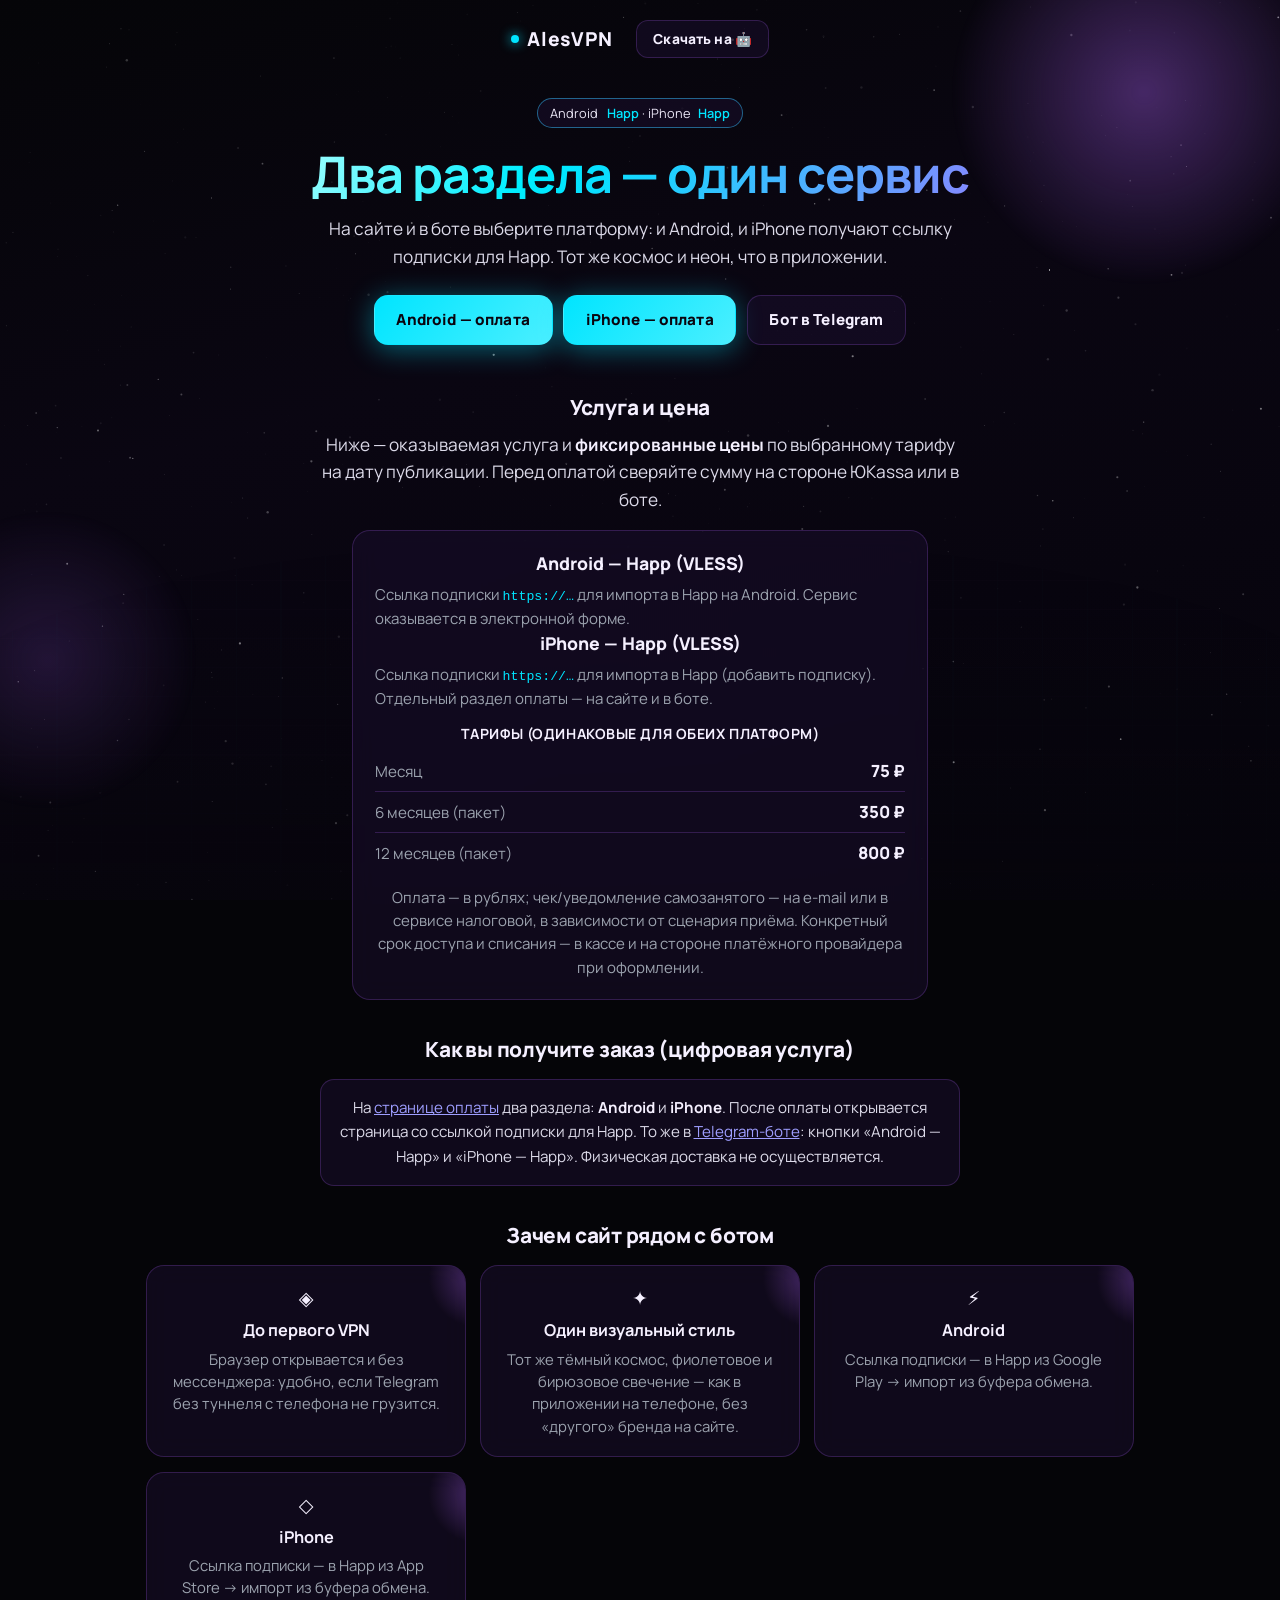
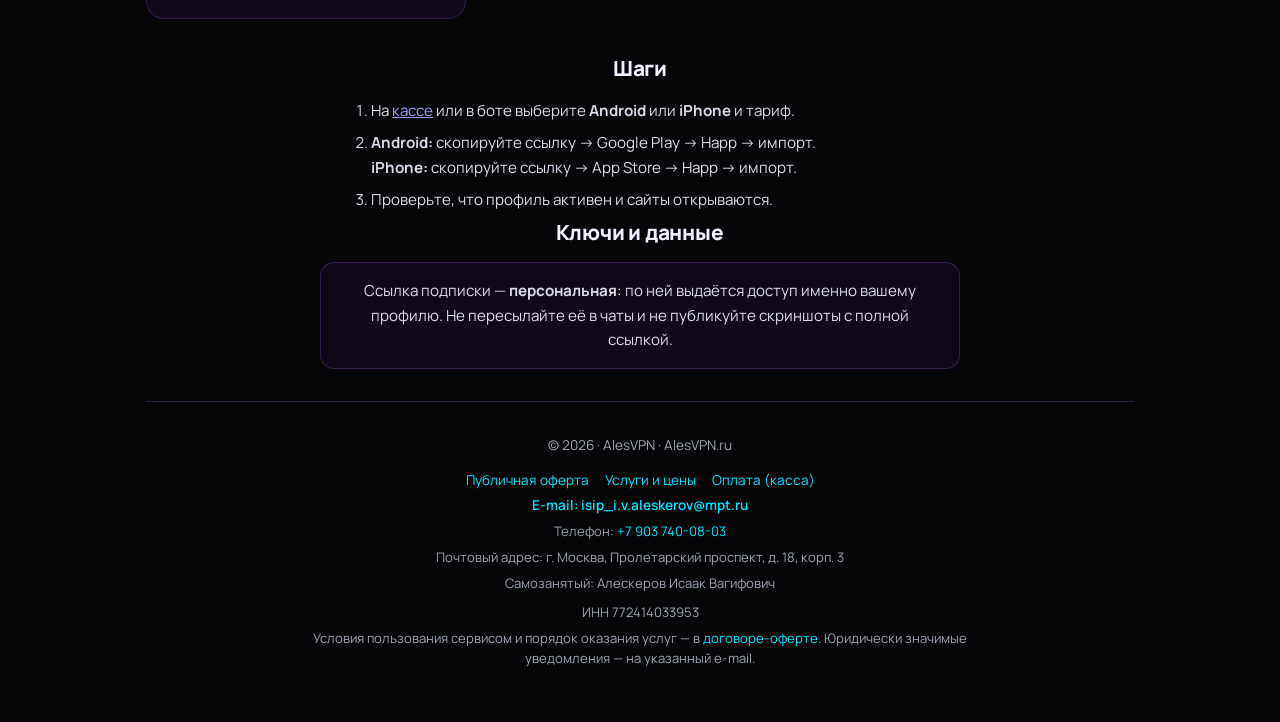
<file: web/index.html>
<!DOCTYPE html>
<html lang="ru">
  <head>
    <meta charset="utf-8" />
    <meta name="viewport" content="width=device-width, initial-scale=1" />
    <meta name="color-scheme" content="dark" />
    <meta name="theme-color" content="#050508" />
    <meta
      name="description"
      content="AlesVPN — доступ для Android и iPhone через Happ. Оформление на сайте или в Telegram-боте."
    />
    <meta property="og:title" content="AlesVPN" />
    <meta
      property="og:description"
      content="Android и iPhone — подписка Happ. Неон, тёмный космос."
    />
    <meta property="og:type" content="website" />
    <meta property="og:locale" content="ru_RU" />
    <title>AlesVPN — доступ</title>
    <link rel="icon" href="assets/favicon.svg" type="image/svg+xml" />
    <link rel="preconnect" href="https://fonts.googleapis.com" />
    <link rel="preconnect" href="https://fonts.gstatic.com" crossorigin />
    <link
      href="https://fonts.googleapis.com/css2?family=Manrope:wght@500;600;700;800&display=swap"
      rel="stylesheet"
    />
    <link rel="stylesheet" href="assets/style.css?v=20260918c" />
  </head>
  <body>
    <a class="skip-link" href="#content">К содержанию</a>
    <div id="bg" aria-hidden="true">
      <div class="stars-css"></div>
      <div class="stars-css-dense" aria-hidden="true"></div>
      <div class="stars-tile" aria-hidden="true"></div>
      <div class="stars-tile stars-tile-b" aria-hidden="true"></div>
      <canvas id="star-canvas" aria-hidden="true"></canvas>
      <div class="comets" aria-hidden="true">
        <span
          class="comet"
          style="--comet-dur: 13s; --comet-delay: 0s; --comet-rot: atan2(70vh, 85vw); --comet-sx: 5vw; --comet-sy: 8vh; --comet-ex: 90vw; --comet-ey: 78vh; --comet-scale: 0.9"
        ></span>
        <span
          class="comet"
          style="--comet-dur: 17s; --comet-delay: 3.2s; --comet-rot: atan2(48vh, 75vw); --comet-sx: 20vw; --comet-sy: 2vh; --comet-ex: 95vw; --comet-ey: 50vh; --comet-scale: 0.75"
        ></span>
        <span
          class="comet"
          style="--comet-dur: 11s; --comet-delay: 6.5s; --comet-rot: atan2(55vh, 82vw); --comet-sx: -2vw; --comet-sy: 35vh; --comet-ex: 80vw; --comet-ey: 90vh; --comet-scale: 0.65"
        ></span>
        <span
          class="comet"
          style="--comet-dur: 20s; --comet-delay: 1.8s; --comet-rot: atan2(86vh, 69vw); --comet-sx: 3vw; --comet-sy: 2vh; --comet-ex: 72vw; --comet-ey: 88vh; --comet-scale: 0.7"
        ></span>
        <span
          class="comet"
          style="--comet-dur: 15s; --comet-delay: 8.2s; --comet-rot: atan2(38vh, 52vw); --comet-sx: 48vw; --comet-sy: 0vh; --comet-ex: 100vw; --comet-ey: 38vh; --comet-scale: 0.55"
        ></span>
      </div>
      <div class="glow-tr"></div>
      <div class="glow-bl"></div>
      <div class="earth"></div>
    </div>

    <div class="wrap wrap-center" id="content">
      <header>
        <a class="logo" href="#" aria-label="AlesVPN — наверх">
          <span aria-hidden="true"></span>
          AlesVPN
        </a>
        <a
          class="header-download btn btn-ghost"
          id="link-apk"
          href="assets/alesvpn.apk"
          download="AlesVPN.apk"
          >Скачать на 🤖</a
        >
      </header>

      <div class="hero">
      <p class="pill">Android <b>Happ</b> · iPhone <b>Happ</b></p>
      <h1>Два раздела — один сервис</h1>
      <p class="sub">
        На сайте и в боте выберите платформу: и Android, и iPhone получают
        ссылку подписки для Happ. Тот же космос и неон, что в приложении.
      </p>

      <p class="dns-hint" id="dns-hint" hidden>
        Если открываешь по <strong>IP</strong> — так и задумано, пока домен
        <strong>alesvpn.ru</strong> полностью не появится в глобальном DNS
        (обычно до суток после регистрации).
      </p>

      <div class="cta">
        <a class="btn btn-main" href="/pay/#android">Android — оплата</a>
        <a class="btn btn-main" href="/pay/#ios">iPhone — оплата</a>
        <a
          class="btn btn-ghost"
          id="link-tg"
          href="https://t.me/AlesVPN_bot"
          target="_blank"
          rel="noopener noreferrer"
          >Бот в Telegram</a
        >
      </div>
      </div>

      <h2 id="услуги">Услуга и цена</h2>
      <p class="sub sub-tight">
        Ниже — оказываемая услуга и <strong>фиксированные цены</strong> по
        выбранному тарифу на дату публикации. Перед оплатой сверяйте сумму на
        стороне ЮKassa или в боте.
      </p>
      <div class="product-offer">
        <h3>Android — Happ (VLESS)</h3>
        <p>
          Ссылка подписки <code>https://…</code> для импорта в Happ на Android.
          Сервис оказывается в электронной форме.
        </p>
        <h3>iPhone — Happ (VLESS)</h3>
        <p>
          Ссылка подписки <code>https://…</code> для импорта в Happ (добавить
          подписку). Отдельный раздел оплаты — на сайте и в боте.
        </p>
        <p class="price-tiers-title">Тарифы (одинаковые для обеих платформ)</p>
        <ul class="price-tiers">
          <li>
            <span>Месяц</span> <strong>75 ₽</strong>
          </li>
          <li><span>6 месяцев (пакет)</span> <strong>350 ₽</strong></li>
          <li><span>12 месяцев (пакет)</span> <strong>800 ₽</strong></li>
        </ul>
        <p>
          Оплата — в рублях; чек/уведомление самозанятого — на e-mail или в
          сервисе налоговой, в зависимости от сценария приёма. Конкретный срок
          доступа и списания — в кассе и на стороне платёжного провайдера при
          оформлении.
        </p>
      </div>

      <h2 id="получение">Как вы получите заказ (цифровая услуга)</h2>
      <div class="delivery-block" id="доставка">
        На <a href="/pay/">странице оплаты</a> два раздела:
        <strong>Android</strong> и <strong>iPhone</strong>. После оплаты
        открывается страница со ссылкой подписки для Happ. То же в
        <a href="https://t.me/AlesVPN_bot">Telegram-боте</a>: кнопки
        «Android — Happ» и «iPhone — Happ». Физическая доставка не
        осуществляется.
      </div>

      <h2 id="зачем">Зачем сайт рядом с ботом</h2>
      <div class="grid">
        <div class="card">
          <div class="ic" aria-hidden="true">◈</div>
          <h3>До первого VPN</h3>
          <p>
            Браузер открывается и без мессенджера: удобно, если Telegram без
            туннеля с телефона не грузится.
          </p>
        </div>
        <div class="card">
          <div class="ic" aria-hidden="true">✦</div>
          <h3>Один визуальный стиль</h3>
          <p>
            Тот же тёмный космос, фиолетовое и бирюзовое свечение — как в
            приложении на телефоне, без «другого» бренда на сайте.
          </p>
        </div>
        <div class="card">
          <div class="ic" aria-hidden="true">⚡</div>
          <h3>Android</h3>
          <p>
            Ссылка подписки — в Happ из Google Play → импорт из буфера обмена.
          </p>
        </div>
        <div class="card">
          <div class="ic" aria-hidden="true">◇</div>
          <h3>iPhone</h3>
          <p>
            Ссылка подписки — в Happ из App Store → импорт из буфера обмена.
          </p>
        </div>
      </div>

      <h2 id="шаги">Шаги</h2>
      <ol class="steps">
        <li>
          На <a href="/pay/">кассе</a> или в боте выберите
          <strong>Android</strong> или <strong>iPhone</strong> и тариф.
        </li>
        <li>
          <strong>Android:</strong> скопируйте ссылку → Google Play → Happ →
          импорт.<br />
          <strong>iPhone:</strong> скопируйте ссылку → App Store → Happ → импорт.
        </li>
        <li>Проверьте, что профиль активен и сайты открываются.</li>
      </ol>

      <h2 id="безопасность">Ключи и данные</h2>
      <p class="security">
        Ссылка подписки — <strong>персональная</strong>: по ней выдаётся доступ
        именно вашему профилю. Не пересылайте её в чаты и не публикуйте скриншоты
        с полной ссылкой.
      </p>

      <footer>
        <p id="y">AlesVPN · AlesVPN.ru</p>
        <p class="foot-links">
          <a href="oferta.html">Публичная оферта</a>
          <a href="#услуги">Услуги и цены</a>
          <a href="/pay/">Оплата (касса)</a>
        </p>
        <p class="footer-email">E-mail: isip_i.v.aleskerov@mpt.ru</p>
        <p class="foot-req">Телефон: <a href="tel:+79037400803">+7 903 740-08-03</a></p>
        <p class="foot-req">Почтовый адрес: г. Москва, Пролетарский проспект, д. 18, корп. 3</p>
        <p class="foot-req">Самозанятый: Алескеров Исаак Вагифович</p>
        <p class="footer-inn">ИНН 772414033953</p>
        <p class="foot-legal">Условия пользования сервисом и порядок оказания услуг — в
          <a href="oferta.html">договоре-оферте</a>. Юридически значимые уведомления
          — на указанный e-mail.</p>
      </footer>
    </div>

    <div
      id="config"
      data-pay="/pay/"
      data-tg="https://t.me/AlesVPN_bot"
      data-apk="assets/alesvpn.apk"
      hidden
    ></div>
    <script>
      (function () {
        var n = document.getElementById("config");
        if (n) {
          var t = n.getAttribute("data-tg");
          var k = n.getAttribute("data-apk");
          if (t) {
            var b = document.getElementById("link-tg");
            if (b) b.href = t;
          }
          if (k) {
            var d = document.getElementById("link-apk");
            if (d) {
              d.href = k;
            }
          }
        }
        var y = document.getElementById("y");
        if (y) {
          y.textContent =
            "© " + new Date().getFullYear() + " · AlesVPN · AlesVPN.ru";
        }
        var h = document.getElementById("dns-hint");
        if (h && /^\d{1,3}(\.\d{1,3}){3}$/.test(location.hostname)) {
          h.hidden = false;
        }
      })();
    </script>
    <script src="assets/stars.js" defer></script>
  </body>
</html>
</file>
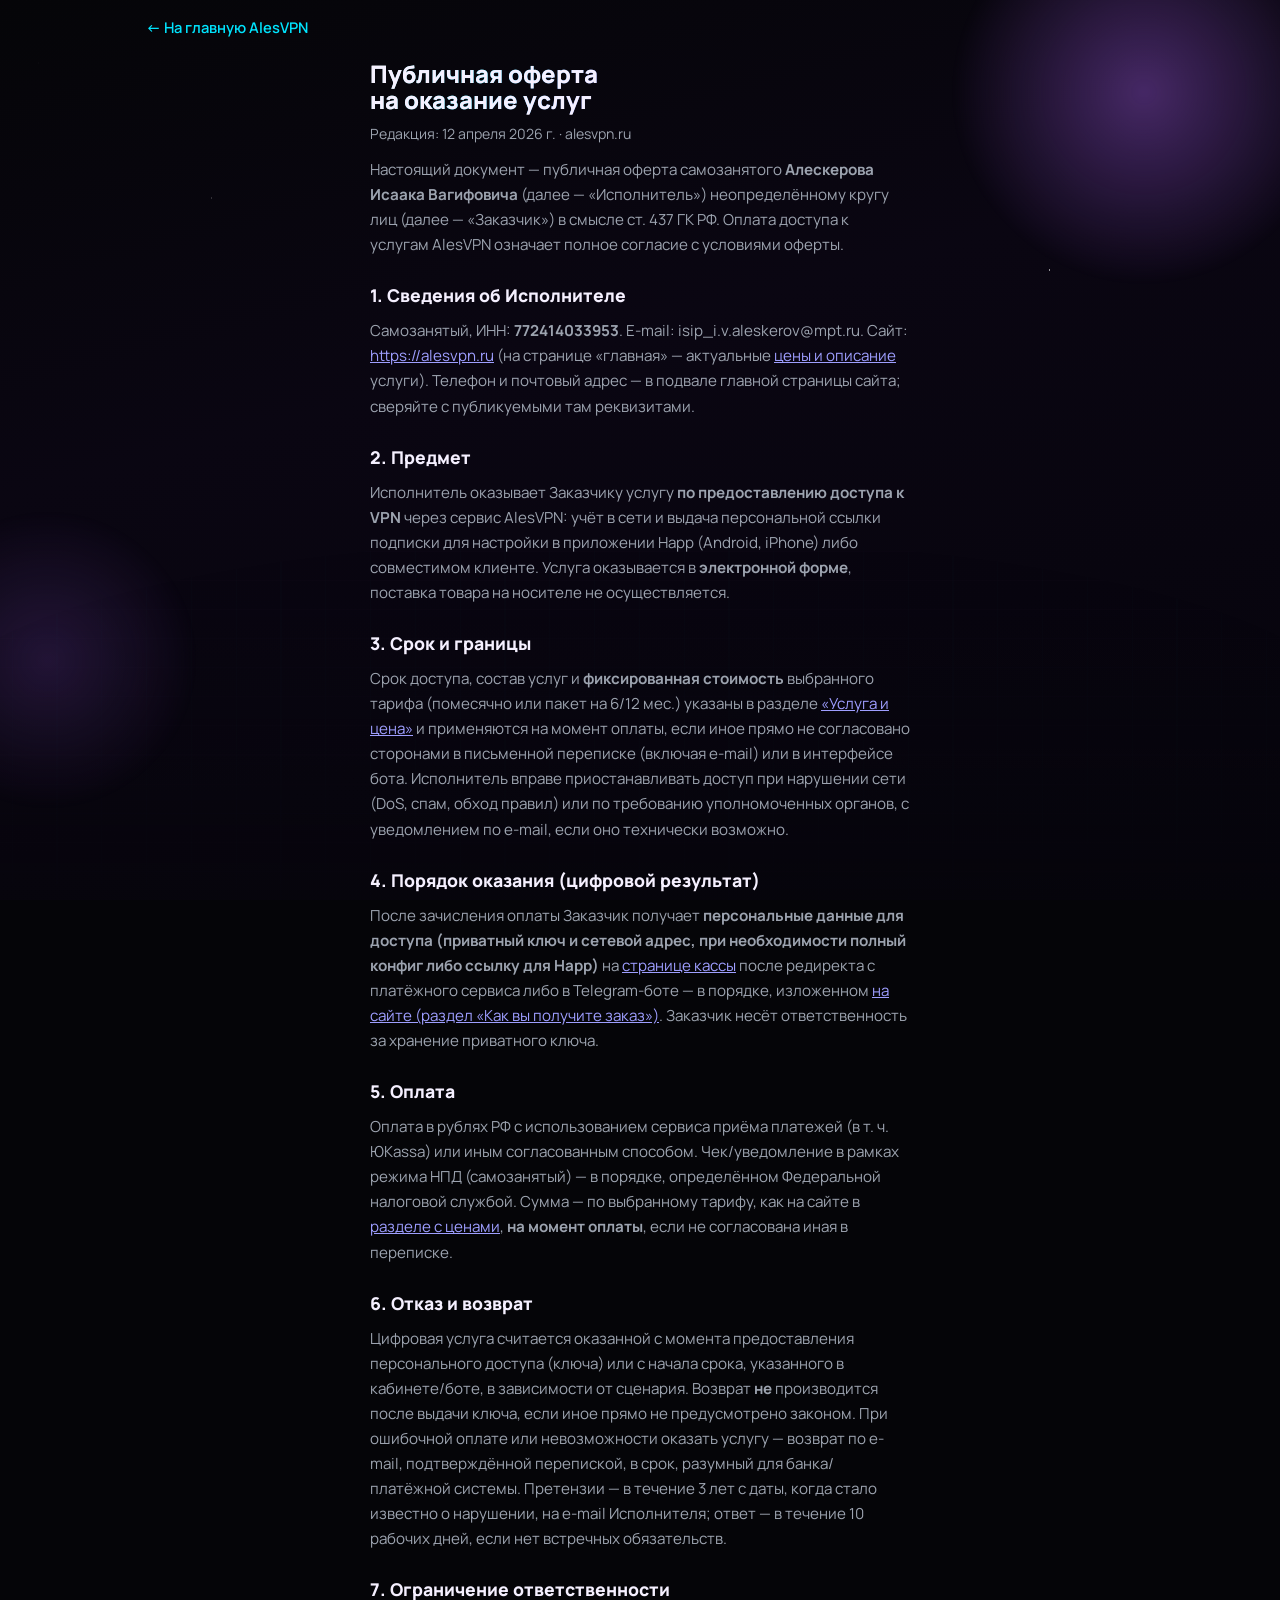
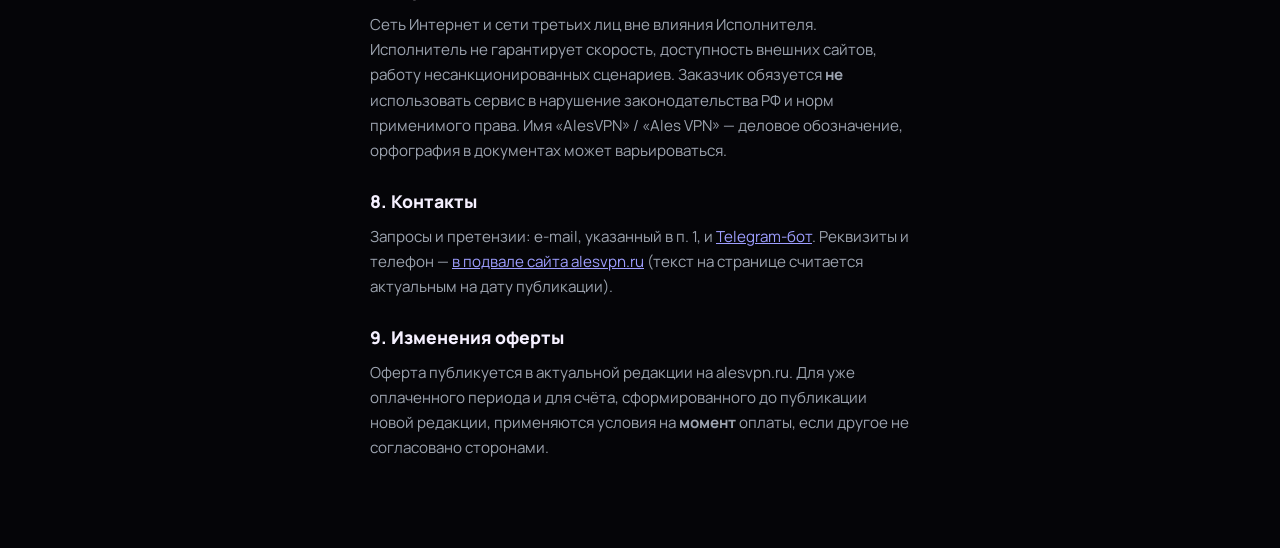
<file: web/oferta.html>
<!DOCTYPE html>
<html lang="ru">
  <head>
    <meta charset="utf-8" />
    <meta name="viewport" content="width=device-width, initial-scale=1" />
    <meta name="color-scheme" content="dark" />
    <meta name="theme-color" content="#050508" />
    <meta
      name="description"
      content="Публичная оферта на оказание услуг AlesVPN (самозанятый)."
    />
    <title>Публичная оферта — AlesVPN</title>
    <link rel="icon" href="assets/favicon.svg" type="image/svg+xml" />
    <link rel="preconnect" href="https://fonts.googleapis.com" />
    <link rel="preconnect" href="https://fonts.gstatic.com" crossorigin />
    <link
      href="https://fonts.googleapis.com/css2?family=Manrope:wght@500;600;700;800&display=swap"
      rel="stylesheet"
    />
    <link rel="stylesheet" href="assets/style.css" />
  </head>
  <body>
    <a class="skip-link" href="#oferta">К тексту оферты</a>
    <div id="bg" aria-hidden="true">
      <div class="stars-css"></div>
      <div class="stars-css-dense" aria-hidden="true"></div>
      <div class="glow-tr"></div>
      <div class="glow-bl"></div>
      <div class="earth"></div>
    </div>

    <div class="wrap" id="oferta">
      <a class="oferta-back" href="index.html">← На главную AlesVPN</a>
      <article class="oferta-article" id="oferta-text">
        <h1>Публичная оферта на оказание услуг</h1>
        <p class="oferta-meta">Редакция: 12 апреля 2026 г. · alesvpn.ru</p>
        <p>
          Настоящий документ — публичная оферта самозанятого <strong>Алескерова
          Исаака Вагифовича</strong> (далее — «Исполнитель») неопределённому кругу лиц
          (далее — «Заказчик») в смысле ст.&nbsp;437 ГК РФ. Оплата доступа
          к услугам AlesVPN означает полное согласие с условиями оферты.
        </p>
        <h2>1. Сведения об Исполнителе</h2>
        <p>
          Самозанятый, ИНН: <strong>772414033953</strong>. E-mail:
          isip_i.v.aleskerov@mpt.ru. Сайт: <a href="https://alesvpn.ru">https://alesvpn.ru</a>
          (на странице «главная» — актуальные <a href="index.html#услуги">цены
          и описание</a> услуги). Телефон и почтовый адрес — в подвале главной
          страницы сайта; сверяйте с публикуемыми там реквизитами.
        </p>
        <h2>2. Предмет</h2>
        <p>
          Исполнитель оказывает Заказчику услугу
          <strong>по предоставлению доступа к VPN</strong>
          через сервис AlesVPN: учёт в сети и выдача персональной ссылки
          подписки для настройки в приложении Happ (Android, iPhone) либо
          совместимом клиенте. Услуга
          оказывается в <strong>электронной форме</strong>, поставка товара на
          носителе не осуществляется.
        </p>
        <h2>3. Срок и границы</h2>
        <p>
          Срок доступа, состав услуг и <strong>фиксированная стоимость
          </strong>выбранного тарифа (помесячно или пакет на 6/12 мес.) указаны
          в разделе
          <a href="index.html#услуги">«Услуга и цена»</a> и применяются на
          момент оплаты, если
          иное прямо не согласовано сторонами в письменной переписке
          (включая e-mail) или в интерфейсе бота. Исполнитель вправе приостанавливать
          доступ при нарушении сети (DoS, спам, обход правил) или по
          требованию уполномоченных органов, с уведомлением по e-mail, если
          оно технически возможно.
        </p>
        <h2>4. Порядок оказания (цифровой результат)</h2>
        <p>
          После зачисления оплаты Заказчик получает <strong>персональные
          данные для доступа (приватный ключ и сетевой адрес, при необходимости
          полный конфиг либо ссылку для Happ)</strong> на <a href="https://alesvpn.ru/pay/">странице
          кассы</a> после редиректа с платёжного сервиса либо в Telegram-боте —
          в порядке, изложенном
          <a href="index.html#получение">на сайте (раздел «Как вы получите заказ»)</a>. Заказчик
          несёт ответственность за хранение приватного ключа.
        </p>
        <h2>5. Оплата</h2>
        <p>
          Оплата в рублях РФ с использованием сервиса приёма платежей
          (в т.&nbsp;ч. ЮKassa) или иным согласованным способом. Чек/уведомление
          в рамках режима НПД (самозанятый) — в порядке, определённом
          Федеральной налоговой службой. Сумма — по выбранному тарифу, как на
          сайте в
          <a href="index.html#услуги">разделе с ценами</a>, <strong>на
          момент оплаты</strong>, если не
          согласована иная в переписке.
        </p>
        <h2>6. Отказ и возврат</h2>
        <p>
          Цифровая услуга считается оказанной с момента предоставления
          персонального доступа (ключа) или с начала срока, указанного в
          кабинете/боте, в зависимости от сценария. Возврат
          <strong>не</strong> производится после выдачи ключа, если
          иное прямо не предусмотрено законом. При ошибочной оплате или
          невозможности оказать услугу — возврат по
          e-mail, подтверждённой перепиской, в срок, разумный для
          банка/платёжной системы. Претензии — в течение 3 лет с
          даты, когда стало известно о нарушении, на e-mail Исполнителя;
          ответ — в течение 10 рабочих дней, если нет встречных обязательств.
        </p>
        <h2>7. Ограничение ответственности</h2>
        <p>
          Сеть Интернет и сети третьих лиц вне влияния Исполнителя. Исполнитель
          не гарантирует скорость, доступность внешних сайтов, работу
          несанкционированных сценариев. Заказчик обязуется <strong>не
          </strong>использовать сервис в нарушение законодательства РФ и
          норм применимого права. Имя «AlesVPN» / «Ales VPN» — деловое
          обозначение, орфография в документах может варьироваться.
        </p>
        <h2>8. Контакты</h2>
        <p>
          Запросы и претензии: e-mail, указанный в п.&nbsp;1, и
          <a href="https://t.me/AlesVPN_bot">Telegram-бот</a>. Реквизиты и
          телефон — <a href="index.html#content">в подвале сайта alesvpn.ru</a>
          (текст на странице считается актуальным на дату публикации).
        </p>
        <h2>9. Изменения оферты</h2>
        <p>
          Оферта публикуется в актуальной редакции на
          alesvpn.ru. Для уже оплаченного периода и для счёта, сформированного
          до публикации новой редакции, применяются условия на
          <strong>момент</strong> оплаты, если другое не
          согласовано сторонами.
        </p>
      </article>
    </div>
    <script src="assets/stars.js" defer></script>
  </body>
</html>
</file>
<file: web/assets/style.css>
/* AlesVPN — согласовано с Android theme (Color.kt, NeonBackground) */
:root {
  --bg-0: #050508;
  --bg-1: #0a0612;
  --purple: #b366ff;
  --purple-dim: #6b3fa0;
  --cyan: #00e5ff;
  --text: #f5f0ff;
  --muted: #9ca3af;
  --glass: rgba(27, 15, 46, 0.5);
  --line: rgba(179, 102, 255, 0.22);
  --font: "Manrope", system-ui, sans-serif;
}

* {
  box-sizing: border-box;
}
::selection {
  background: color-mix(in srgb, var(--purple) 45%, transparent);
  color: var(--text);
}
html {
  scroll-behavior: smooth;
}
body {
  margin: 0;
  min-height: 100vh;
  color: var(--text);
  font-family: var(--font);
  background: var(--bg-0);
  -webkit-font-smoothing: antialiased;
  -moz-osx-font-smoothing: grayscale;
  text-rendering: optimizeLegibility;
}
.skip-link {
  position: absolute;
  left: -9999px;
  z-index: 100;
  padding: 0.5rem 1rem;
  background: var(--cyan);
  color: #0a040e;
  font-weight: 700;
  border-radius: 8px;
}
.skip-link:focus {
  left: 0.75rem;
  top: 0.75rem;
}

#bg {
  position: fixed;
  inset: 0;
  z-index: 0;
  isolation: isolate;
  background: linear-gradient(165deg, var(--bg-0), var(--bg-1) 40%, #06040c);
  pointer-events: none;
}

.stars-css {
  position: absolute;
  inset: 0;
  background-image: radial-gradient(1.2px 1.2px at 15% 20%, #fff3 0 50%, transparent 52%),
    radial-gradient(1px 1px at 55% 65%, rgba(0, 229, 255, 0.2) 0 50%, transparent 52%),
    radial-gradient(1.4px 1.4px at 82% 30%, #fffa 0 50%, transparent 52%),
    radial-gradient(0.8px 0.8px at 40% 80%, #fff2 0 50%, transparent 52%),
    radial-gradient(1.1px 1.1px at 6% 45%, #fff2 0 50%, transparent 52%),
    radial-gradient(0.9px 0.9px at 33% 12%, rgba(255, 255, 255, 0.2) 0 50%, transparent 52%),
    radial-gradient(1px 1px at 91% 72%, #fff1 0 50%, transparent 52%),
    radial-gradient(0.7px 0.7px at 48% 91%, rgba(0, 229, 255, 0.12) 0 50%, transparent 52%);
  background-size: 110% 110%, 100% 100%, 100% 100%, 100% 100%, 100% 100%, 100% 100%,
    100% 100%, 100% 100%;
  animation: shift 100s ease-in-out infinite;
  opacity: 0.86;
}

/* Статичный плотный слой — мелкие точки по всему экрану */
.stars-css-dense {
  position: absolute;
  inset: 0;
  opacity: 0.68;
  background-image: radial-gradient(0.55px 0.55px at 3% 7%, rgba(255, 255, 255, 0.4), transparent),
    radial-gradient(0.5px 0.5px at 11% 19%, rgba(255, 255, 255, 0.32), transparent),
    radial-gradient(0.45px 0.45px at 19% 4%, rgba(0, 229, 255, 0.2), transparent),
    radial-gradient(0.5px 0.5px at 27% 14%, rgba(255, 255, 255, 0.28), transparent),
    radial-gradient(0.55px 0.55px at 35% 28%, rgba(255, 255, 255, 0.35), transparent),
    radial-gradient(0.4px 0.4px at 44% 9%, rgba(255, 255, 255, 0.25), transparent),
    radial-gradient(0.5px 0.5px at 52% 21%, rgba(179, 102, 255, 0.18), transparent),
    radial-gradient(0.45px 0.45px at 60% 6%, rgba(255, 255, 255, 0.3), transparent),
    radial-gradient(0.5px 0.5px at 68% 18%, rgba(255, 255, 255, 0.26), transparent),
    radial-gradient(0.45px 0.45px at 76% 3%, rgba(0, 229, 255, 0.15), transparent),
    radial-gradient(0.5px 0.5px at 84% 15%, rgba(255, 255, 255, 0.33), transparent),
    radial-gradient(0.4px 0.4px at 92% 27%, rgba(255, 255, 255, 0.22), transparent),
    radial-gradient(0.5px 0.5px at 8% 35%, rgba(255, 255, 255, 0.3), transparent),
    radial-gradient(0.45px 0.45px at 16% 48%, rgba(255, 255, 255, 0.25), transparent),
    radial-gradient(0.5px 0.5px at 24% 40%, rgba(0, 229, 255, 0.14), transparent),
    radial-gradient(0.45px 0.45px at 32% 55%, rgba(255, 255, 255, 0.35), transparent),
    radial-gradient(0.5px 0.5px at 40% 45%, rgba(255, 255, 255, 0.28), transparent),
    radial-gradient(0.4px 0.4px at 48% 62%, rgba(179, 102, 255, 0.12), transparent),
    radial-gradient(0.5px 0.5px at 56% 50%, rgba(255, 255, 255, 0.32), transparent),
    radial-gradient(0.45px 0.45px at 64% 38%, rgba(255, 255, 255, 0.2), transparent),
    radial-gradient(0.5px 0.5px at 72% 57%, rgba(255, 255, 255, 0.27), transparent),
    radial-gradient(0.4px 0.4px at 80% 44%, rgba(0, 229, 255, 0.12), transparent),
    radial-gradient(0.5px 0.5px at 88% 52%, rgba(255, 255, 255, 0.34), transparent),
    radial-gradient(0.45px 0.45px at 96% 64%, rgba(255, 255, 255, 0.24), transparent),
    radial-gradient(0.5px 0.5px at 4% 72%, rgba(255, 255, 255, 0.3), transparent),
    radial-gradient(0.4px 0.4px at 13% 80%, rgba(255, 255, 255, 0.22), transparent),
    radial-gradient(0.5px 0.5px at 22% 68%, rgba(255, 255, 255, 0.32), transparent),
    radial-gradient(0.45px 0.45px at 31% 90%, rgba(0, 229, 255, 0.15), transparent),
    radial-gradient(0.5px 0.5px at 39% 75%, rgba(255, 255, 255, 0.26), transparent),
    radial-gradient(0.45px 0.45px at 47% 88%, rgba(255, 255, 255, 0.2), transparent),
    radial-gradient(0.4px 0.4px at 55% 70%, rgba(255, 255, 255, 0.28), transparent),
    radial-gradient(0.5px 0.5px at 63% 95%, rgba(179, 102, 255, 0.1), transparent),
    radial-gradient(0.5px 0.5px at 71% 78%, rgba(255, 255, 255, 0.33), transparent),
    radial-gradient(0.45px 0.45px at 79% 85%, rgba(255, 255, 255, 0.25), transparent),
    radial-gradient(0.5px 0.5px at 87% 73%, rgba(0, 229, 255, 0.11), transparent),
    radial-gradient(0.4px 0.4px at 95% 90%, rgba(255, 255, 255, 0.3), transparent),
    radial-gradient(0.45px 0.45px at 2% 58%, rgba(255, 255, 255, 0.2), transparent),
    radial-gradient(0.5px 0.5px at 97% 40%, rgba(255, 255, 255, 0.28), transparent);
  pointer-events: none;
}

/* Плитка 56×56 — повтор по всему вьюпорту, сотни мелких точек */
.stars-tile {
  position: absolute;
  inset: 0;
  pointer-events: none;
  opacity: 0.52;
  background-size: 56px 56px;
  background-repeat: repeat;
  background-image: radial-gradient(0.5px 0.5px at 3px 2px, rgba(255, 255, 255, 0.45), transparent),
    radial-gradient(0.4px 0.4px at 20px 20px, rgba(255, 255, 255, 0.32), transparent),
    radial-gradient(0.45px 0.45px at 37px 33px, rgba(0, 229, 255, 0.18), transparent),
    radial-gradient(0.35px 0.35px at 2px 4px, rgba(255, 255, 255, 0.25), transparent),
    radial-gradient(0.4px 0.4px at 19px 17px, rgba(255, 255, 255, 0.3), transparent),
    radial-gradient(0.4px 0.4px at 36px 30px, rgba(255, 255, 255, 0.22), transparent),
    radial-gradient(0.45px 0.45px at 12px 0px, rgba(255, 255, 255, 0.28), transparent),
    radial-gradient(0.35px 0.35px at 26px 13px, rgba(179, 102, 255, 0.12), transparent),
    radial-gradient(0.4px 0.4px at 11px 39px, rgba(255, 255, 255, 0.33), transparent),
    radial-gradient(0.4px 0.4px at 28px 6px, rgba(0, 229, 255, 0.1), transparent),
    radial-gradient(0.4px 0.4px at 45px 1px, rgba(255, 255, 255, 0.2), transparent),
    radial-gradient(0.4px 0.4px at 9px 18px, rgba(255, 255, 255, 0.26), transparent),
    radial-gradient(0.35px 0.35px at 1px 12px, rgba(255, 255, 255, 0.2), transparent),
    radial-gradient(0.4px 0.4px at 33px 2px, rgba(255, 255, 255, 0.3), transparent),
    radial-gradient(0.4px 0.4px at 50px 8px, rgba(255, 255, 255, 0.15), transparent),
    radial-gradient(0.4px 0.4px at 6px 25px, rgba(255, 255, 255, 0.28), transparent),
    radial-gradient(0.35px 0.35px at 15px 8px, rgba(0, 229, 255, 0.12), transparent),
    radial-gradient(0.45px 0.45px at 32px 21px, rgba(255, 255, 255, 0.24), transparent),
    radial-gradient(0.35px 0.35px at 42px 12px, rgba(255, 255, 255, 0.2), transparent),
    radial-gradient(0.4px 0.4px at 24px 38px, rgba(255, 255, 255, 0.3), transparent);
}
.stars-tile-b {
  opacity: 0.38;
  background-position: 28px 14px;
  background-image: radial-gradient(0.45px 0.45px at 11px 2px, rgba(255, 255, 255, 0.3), transparent),
    radial-gradient(0.4px 0.4px at 2px 13px, rgba(255, 255, 255, 0.25), transparent),
    radial-gradient(0.4px 0.4px at 21px 24px, rgba(0, 229, 255, 0.12), transparent),
    radial-gradient(0.35px 0.35px at 40px 35px, rgba(255, 255, 255, 0.22), transparent),
    radial-gradient(0.4px 0.4px at 3px 46px, rgba(255, 255, 255, 0.28), transparent),
    radial-gradient(0.4px 0.4px at 22px 1px, rgba(255, 255, 255, 0.2), transparent),
    radial-gradient(0.4px 0.4px at 41px 12px, rgba(255, 255, 255, 0.26), transparent),
    radial-gradient(0.35px 0.35px at 2px 23px, rgba(255, 255, 255, 0.18), transparent),
    radial-gradient(0.45px 0.45px at 21px 34px, rgba(179, 102, 255, 0.1), transparent),
    radial-gradient(0.4px 0.4px at 40px 45px, rgba(255, 255, 255, 0.3), transparent),
    radial-gradient(0.4px 0.4px at 1px 0px, rgba(255, 255, 255, 0.2), transparent),
    radial-gradient(0.4px 0.4px at 20px 11px, rgba(0, 229, 255, 0.1), transparent),
    radial-gradient(0.35px 0.35px at 0px 33px, rgba(255, 255, 255, 0.24), transparent),
    radial-gradient(0.4px 0.4px at 19px 44px, rgba(255, 255, 255, 0.22), transparent),
    radial-gradient(0.4px 0.4px at 38px 1px, rgba(255, 255, 255, 0.26), transparent),
    radial-gradient(0.4px 0.4px at 17px 10px, rgba(255, 255, 255, 0.2), transparent),
    radial-gradient(0.4px 0.4px at 36px 21px, rgba(255, 255, 255, 0.32), transparent),
    radial-gradient(0.4px 0.4px at 15px 32px, rgba(255, 255, 255, 0.2), transparent),
    radial-gradient(0.4px 0.4px at 34px 43px, rgba(255, 255, 255, 0.15), transparent);
}

.comets {
  position: absolute;
  inset: 0;
  z-index: 1;
  overflow: hidden;
  pointer-events: none;
}
.comet {
  --comet-dur: 14s;
  --comet-delay: 0s;
  --comet-rot: 35deg;
  --comet-sx: 0;
  --comet-sy: 0;
  --comet-ex: 0;
  --comet-ey: 0;
  --comet-scale: 0.8;
  position: absolute;
  left: 0;
  top: 0;
  width: clamp(64px, 8vw, 100px);
  height: 2px;
  margin-left: -1px;
  border-radius: 1px;
  /* Хвост сзади: яркий «нос» в +local X, совпадает с направлением полёта после rotate(atan2(Δy,Δx)) */
  background: linear-gradient(
    90deg,
    transparent 0%,
    rgba(179, 102, 255, 0.1) 40%,
    rgba(0, 230, 255, 0.28) 62%,
    rgba(255, 255, 255, 0.9) 100%
  );
  box-shadow: 0 0 4px color-mix(in srgb, var(--cyan) 30%, transparent),
    0 0 6px color-mix(in srgb, var(--cyan) 6%, transparent);
  opacity: 0;
  transform: translate(var(--comet-sx), var(--comet-sy)) rotate(var(--comet-rot)) scale(var(--comet-scale));
  animation: comet-streak var(--comet-dur) linear infinite;
  animation-delay: var(--comet-delay);
}
@keyframes comet-streak {
  0% {
    opacity: 0;
    transform: translate(var(--comet-sx), var(--comet-sy)) rotate(var(--comet-rot)) scale(var(--comet-scale));
  }
  5% {
    opacity: 0.9;
  }
  90% {
    opacity: 0.72;
  }
  100% {
    opacity: 0;
    transform: translate(var(--comet-ex), var(--comet-ey)) rotate(var(--comet-rot)) scale(calc(var(--comet-scale) * 0.8));
  }
}

@keyframes shift {
  0%,
  100% {
    transform: translate(0, 0);
  }
  50% {
    transform: translate(1%, -0.5%);
  }
}

.glow-tr {
  z-index: 2;
  position: absolute;
  top: -12%;
  right: -5%;
  width: min(400px, 45vw);
  height: min(400px, 45vw);
  background: radial-gradient(
    circle,
    color-mix(in srgb, var(--purple) 36%, transparent) 0%,
    transparent 68%
  );
  filter: blur(2px);
  animation: bob 20s ease-in-out infinite;
}
.glow-bl {
  z-index: 2;
  position: absolute;
  bottom: 10%;
  left: -8%;
  width: min(300px, 40vw);
  height: min(300px, 40vw);
  background: radial-gradient(
    circle,
    color-mix(in srgb, var(--purple-dim) 28%, transparent) 0%,
    transparent 70%
  );
  filter: blur(2px);
  animation: bob 24s ease-in-out -6s infinite;
}
@keyframes bob {
  0%,
  100% {
    transform: translate(0, 0);
  }
  50% {
    transform: translate(-6px, 4px) scale(1.03);
  }
}

.earth {
  z-index: 2;
  position: absolute;
  left: 0;
  right: 0;
  bottom: 0;
  height: 36vh;
  max-height: 380px;
  border-radius: 100% 100% 0 0;
  background: linear-gradient(180deg, transparent, rgba(5, 5, 8, 0.88)),
    repeating-linear-gradient(90deg, transparent 0 39px, rgba(0, 229, 255, 0.05) 39px 40px),
    repeating-linear-gradient(0deg, transparent 0 25px, rgba(179, 102, 255, 0.05) 25px 26px);
  transform: scale(1.12);
  transform-origin: bottom;
  opacity: 0.45;
  mask-image: linear-gradient(180deg, #0004, #000a);
}
#star-canvas {
  /* Внутри #bg, над CSS-слоями: иначе #bg рисовался бы поверх canvas (старый баг). */
  position: absolute;
  inset: 0;
  z-index: 1;
  pointer-events: none;
  opacity: 0.9;
}

.wrap {
  position: relative;
  z-index: 1;
  max-width: 1024px;
  margin: 0 auto;
  padding: 1rem 1.15rem 3.5rem;
}
header {
  display: flex;
  flex-wrap: wrap;
  align-items: center;
  justify-content: space-between;
  gap: 0.75rem;
  padding: 0.25rem 0 1.75rem;
}
header .header-download {
  padding: 0.52rem 1rem;
  font-size: 0.86rem;
  border-radius: 12px;
  white-space: nowrap;
}
.logo {
  display: inline-flex;
  align-items: center;
  gap: 0.5rem;
  text-decoration: none;
  color: var(--text);
  font-weight: 800;
  font-size: 1.2rem;
  letter-spacing: 0.04em;
}
.logo span {
  width: 8px;
  height: 8px;
  border-radius: 50%;
  background: var(--cyan);
  box-shadow: 0 0 12px var(--cyan);
}
nav.nav a {
  color: var(--muted);
  text-decoration: none;
  font-weight: 600;
  font-size: 0.88rem;
  margin-left: 0.85rem;
}
nav.nav a:first-of-type {
  margin-left: 0;
}
nav.nav a:hover {
  color: var(--text);
}
nav.nav a:focus-visible {
  outline: 2px solid var(--cyan);
  outline-offset: 4px;
  border-radius: 6px;
  color: var(--text);
}

h1 {
  font-size: clamp(2.1rem, 5.5vw, 3.15rem);
  line-height: 1.1;
  margin: 0 0 0.9rem;
  max-width: 16ch;
  background: linear-gradient(120deg, #fff, var(--cyan) 40%, var(--purple));
  -webkit-background-clip: text;
  background-clip: text;
  color: transparent;
}
.sub {
  color: var(--muted);
  max-width: 50ch;
  line-height: 1.6;
  font-size: 1.08rem;
  margin: 0 0 1.5rem;
}
.sub-tight {
  margin: -0.4rem 0 1rem;
  max-width: 60ch;
}
.pill {
  display: inline-block;
  font-size: 0.8rem;
  color: var(--muted);
  border: 1px solid var(--line);
  padding: 0.3rem 0.75rem;
  border-radius: 999px;
  margin-bottom: 1.1rem;
  background: var(--glass);
}
.pill b {
  color: var(--cyan);
  font-weight: 600;
  margin-left: 0.35rem;
}
.dns-hint {
  font-size: 0.86rem;
  line-height: 1.5;
  color: var(--muted);
  background: color-mix(in srgb, var(--cyan) 6%, var(--bg-0));
  border: 1px solid color-mix(in srgb, var(--cyan) 22%, transparent);
  border-radius: 12px;
  padding: 0.75rem 1rem;
  margin: 0 0 1.25rem;
  max-width: 55ch;
}
.dns-hint strong {
  color: var(--text);
  font-weight: 600;
}
.cta {
  display: flex;
  flex-wrap: wrap;
  gap: 0.65rem;
  margin: 0 0 2.5rem;
}
.btn {
  display: inline-flex;
  align-items: center;
  justify-content: center;
  padding: 0.86rem 1.35rem;
  border-radius: 14px;
  font-weight: 700;
  font-size: 0.95rem;
  text-decoration: none;
  border: 1px solid transparent;
  cursor: pointer;
  font-family: inherit;
  transition: 0.18s box-shadow, 0.12s transform;
}
.btn:hover {
  transform: translateY(-1px);
}
.btn:active {
  transform: scale(0.98);
}
.btn-main {
  color: #0a040e;
  background: linear-gradient(130deg, var(--cyan), #4befff);
  box-shadow: 0 4px 32px color-mix(in srgb, var(--cyan) 32%, transparent);
}
.btn-ghost {
  color: var(--text);
  background: var(--glass);
  border-color: var(--line);
}
.btn-ghost:hover {
  border-color: color-mix(in srgb, var(--cyan) 50%, var(--line));
  background: color-mix(in srgb, var(--glass), var(--cyan) 8%);
}
.btn:focus-visible {
  outline: 2px solid var(--cyan);
  outline-offset: 3px;
}
.security {
  margin: 0 0 2rem;
  max-width: 55ch;
  line-height: 1.6;
  font-size: 0.95rem;
  color: var(--muted);
  padding: 1rem 1.1rem;
  border-radius: 14px;
  background: var(--glass);
  border: 1px solid var(--line);
}

h2 {
  font-size: 1.3rem;
  font-weight: 800;
  margin: 0 0 1rem;
  scroll-margin-top: 5rem;
}
.grid {
  display: grid;
  grid-template-columns: repeat(auto-fit, minmax(240px, 1fr));
  gap: 0.9rem;
  margin-bottom: 2.2rem;
}
.card {
  padding: 1.2rem 1.3rem;
  border-radius: 18px;
  background: var(--glass);
  border: 1px solid var(--line);
  backdrop-filter: blur(12px);
  position: relative;
  overflow: hidden;
}
.card::before {
  content: "";
  position: absolute;
  top: -20%;
  right: -20%;
  width: 100px;
  height: 100px;
  background: radial-gradient(
    circle,
    color-mix(in srgb, var(--purple) 35%, transparent) 0%,
    transparent 70%
  );
  pointer-events: none;
}
.card h3 {
  margin: 0 0 0.4rem;
  font-size: 1.02rem;
}
.card p {
  margin: 0;
  color: var(--muted);
  font-size: 0.93rem;
  line-height: 1.5;
}
.ic {
  font-size: 1.2rem;
  margin-bottom: 0.5rem;
}
ol.steps {
  margin: 0;
  padding-left: 1.2rem;
  color: var(--muted);
  line-height: 1.7;
  font-size: 0.95rem;
}
ol.steps li {
  margin-bottom: 0.35rem;
}
code {
  font-size: 0.88em;
  color: var(--cyan);
}
footer {
  margin-top: 1.5rem;
  padding-top: 1.2rem;
  border-top: 1px solid var(--line);
  text-align: center;
  color: var(--muted);
  font-size: 0.85rem;
  line-height: 1.55;
}
footer a {
  color: var(--cyan);
  text-decoration: none;
}
footer a:hover {
  text-decoration: underline;
}
footer .footer-email {
  color: var(--cyan);
  margin: 0;
  font-weight: 600;
  user-select: all;
}
footer .footer-inn {
  margin: 0.5rem 0 0;
  color: var(--muted);
  font-size: 0.82rem;
  user-select: all;
}
footer .foot-req,
footer .foot-legal {
  margin: 0.35rem 0 0;
  max-width: 42rem;
  margin-left: auto;
  margin-right: auto;
  font-size: 0.82rem;
  user-select: text;
}
footer .foot-links {
  margin: 0.75rem 0 0.25rem;
  display: flex;
  flex-wrap: wrap;
  gap: 0.5rem 1rem;
  justify-content: center;
  align-items: center;
}
.product-offer {
  max-width: 32rem;
  margin: 0 0 2.2rem;
  padding: 1.25rem 1.35rem;
  border-radius: 18px;
  background: var(--glass);
  border: 1px solid var(--line);
  backdrop-filter: blur(12px);
  position: relative;
  overflow: hidden;
}
.product-offer::before {
  content: "";
  position: absolute;
  top: -25%;
  right: -15%;
  width: 120px;
  height: 120px;
  background: radial-gradient(
    circle,
    color-mix(in srgb, var(--cyan) 25%, transparent) 0%,
    transparent 70%
  );
  pointer-events: none;
}
.product-offer h3 {
  margin: 0 0 0.5rem;
  font-size: 1.1rem;
  font-weight: 800;
}
.product-offer .price {
  font-size: 1.45rem;
  font-weight: 800;
  color: var(--text);
  margin: 0.4rem 0 0.6rem;
  letter-spacing: 0.02em;
}
.product-offer .price-tiers-title {
  margin: 0.8rem 0 0.35rem;
  font-size: 0.88rem;
  font-weight: 700;
  color: var(--text);
  text-transform: uppercase;
  letter-spacing: 0.04em;
}
.product-offer .price-tiers {
  list-style: none;
  margin: 0 0 0.75rem;
  padding: 0;
  font-size: 0.95rem;
  line-height: 1.45;
  color: var(--muted);
}
.product-offer .price-tiers li {
  display: flex;
  justify-content: space-between;
  align-items: baseline;
  gap: 1rem;
  padding: 0.5rem 0;
  border-bottom: 1px solid var(--line);
  flex-wrap: wrap;
}
.product-offer .price-tiers li:last-of-type {
  border-bottom: none;
}
.product-offer .price-tiers strong {
  color: var(--text);
  font-size: 1.05rem;
  font-weight: 800;
  white-space: nowrap;
}
.product-offer p {
  margin: 0;
  color: var(--muted);
  font-size: 0.94rem;
  line-height: 1.55;
}
.product-offer p + p {
  margin-top: 0.6rem;
}
.delivery-block {
  margin: 0 0 2.2rem;
  max-width: 55ch;
  line-height: 1.6;
  font-size: 0.95rem;
  color: var(--muted);
  padding: 1rem 1.1rem;
  border-radius: 14px;
  background: var(--glass);
  border: 1px solid var(--line);
}
.delivery-block strong {
  color: var(--text);
}
.oferta-article {
  max-width: 60ch;
  margin: 0 auto 2rem;
  color: var(--muted);
  font-size: 0.95rem;
  line-height: 1.65;
}
.oferta-article h1 {
  font-size: 1.5rem;
  font-weight: 800;
  color: var(--text);
  margin: 0 0 0.5rem;
}
.oferta-article h2 {
  font-size: 1.1rem;
  font-weight: 800;
  color: var(--text);
  margin: 1.5rem 0 0.5rem;
}
.oferta-article p {
  margin: 0 0 0.75rem;
}
.oferta-article ol,
.oferta-article ul {
  margin: 0 0 0.75rem;
  padding-left: 1.2rem;
}
.oferta-article li {
  margin-bottom: 0.35rem;
}
.oferta-meta {
  font-size: 0.88rem;
  color: var(--muted);
  margin: 0 0 1.5rem;
}
.oferta-back {
  display: inline-block;
  margin: 0 0 1.5rem;
  color: var(--cyan);
  text-decoration: none;
  font-size: 0.92rem;
  font-weight: 600;
}
.oferta-back:hover {
  text-decoration: underline;
}

/* Лендинг: центр + более чёткий текст */
.wrap-center {
  text-align: center;
}
.wrap-center header {
  justify-content: center;
  gap: 1rem 1.5rem;
}
.wrap-center .hero {
  display: flex;
  flex-direction: column;
  align-items: center;
  margin: 0 0 0.5rem;
}
.wrap-center h1 {
  max-width: none;
  width: 100%;
  margin-left: auto;
  margin-right: auto;
  letter-spacing: -0.02em;
  filter: contrast(1.08);
}
.wrap-center .sub,
.wrap-center .sub-tight,
.wrap-center .dns-hint,
.wrap-center .security,
.wrap-center .delivery-block {
  max-width: 40rem;
  width: 100%;
  margin-left: auto;
  margin-right: auto;
  color: color-mix(in srgb, var(--text) 72%, var(--muted));
}
.wrap-center .sub strong,
.wrap-center .sub-tight strong {
  color: var(--text);
  font-weight: 700;
}
.wrap-center .pill {
  margin-left: auto;
  margin-right: auto;
  border-color: color-mix(in srgb, var(--cyan) 35%, var(--line));
  color: color-mix(in srgb, var(--text) 85%, var(--muted));
}
.wrap-center .cta {
  justify-content: center;
  width: 100%;
}
.wrap-center h2 {
  text-align: center;
  letter-spacing: -0.01em;
}
.wrap-center .product-offer {
  max-width: 36rem;
  margin-left: auto;
  margin-right: auto;
  text-align: left;
}
.wrap-center .product-offer h3 {
  text-align: center;
}
.wrap-center .product-offer .price-tiers-title {
  text-align: center;
}
.wrap-center .product-offer > p:last-child {
  text-align: center;
}
.wrap-center .grid {
  text-align: left;
}
.wrap-center .card {
  text-align: center;
}
.wrap-center .card .ic {
  display: block;
}
.wrap-center ol.steps {
  max-width: 36rem;
  margin-left: auto;
  margin-right: auto;
  text-align: left;
  color: color-mix(in srgb, var(--text) 70%, var(--muted));
}
.wrap-center .btn {
  font-weight: 800;
  letter-spacing: 0.01em;
}
.wrap-center .btn-main {
  box-shadow: 0 4px 28px color-mix(in srgb, var(--cyan) 42%, transparent);
}

@media (prefers-reduced-motion: reduce) {
  .glow-tr,
  .glow-bl,
  .stars-css,
  #star-canvas {
    animation: none;
  }
  .comets {
    display: none;
  }
  .stars-css-dense {
    opacity: 0.35;
  }
  .stars-tile,
  .stars-tile-b {
    opacity: 0.22;
  }
}
</file>
